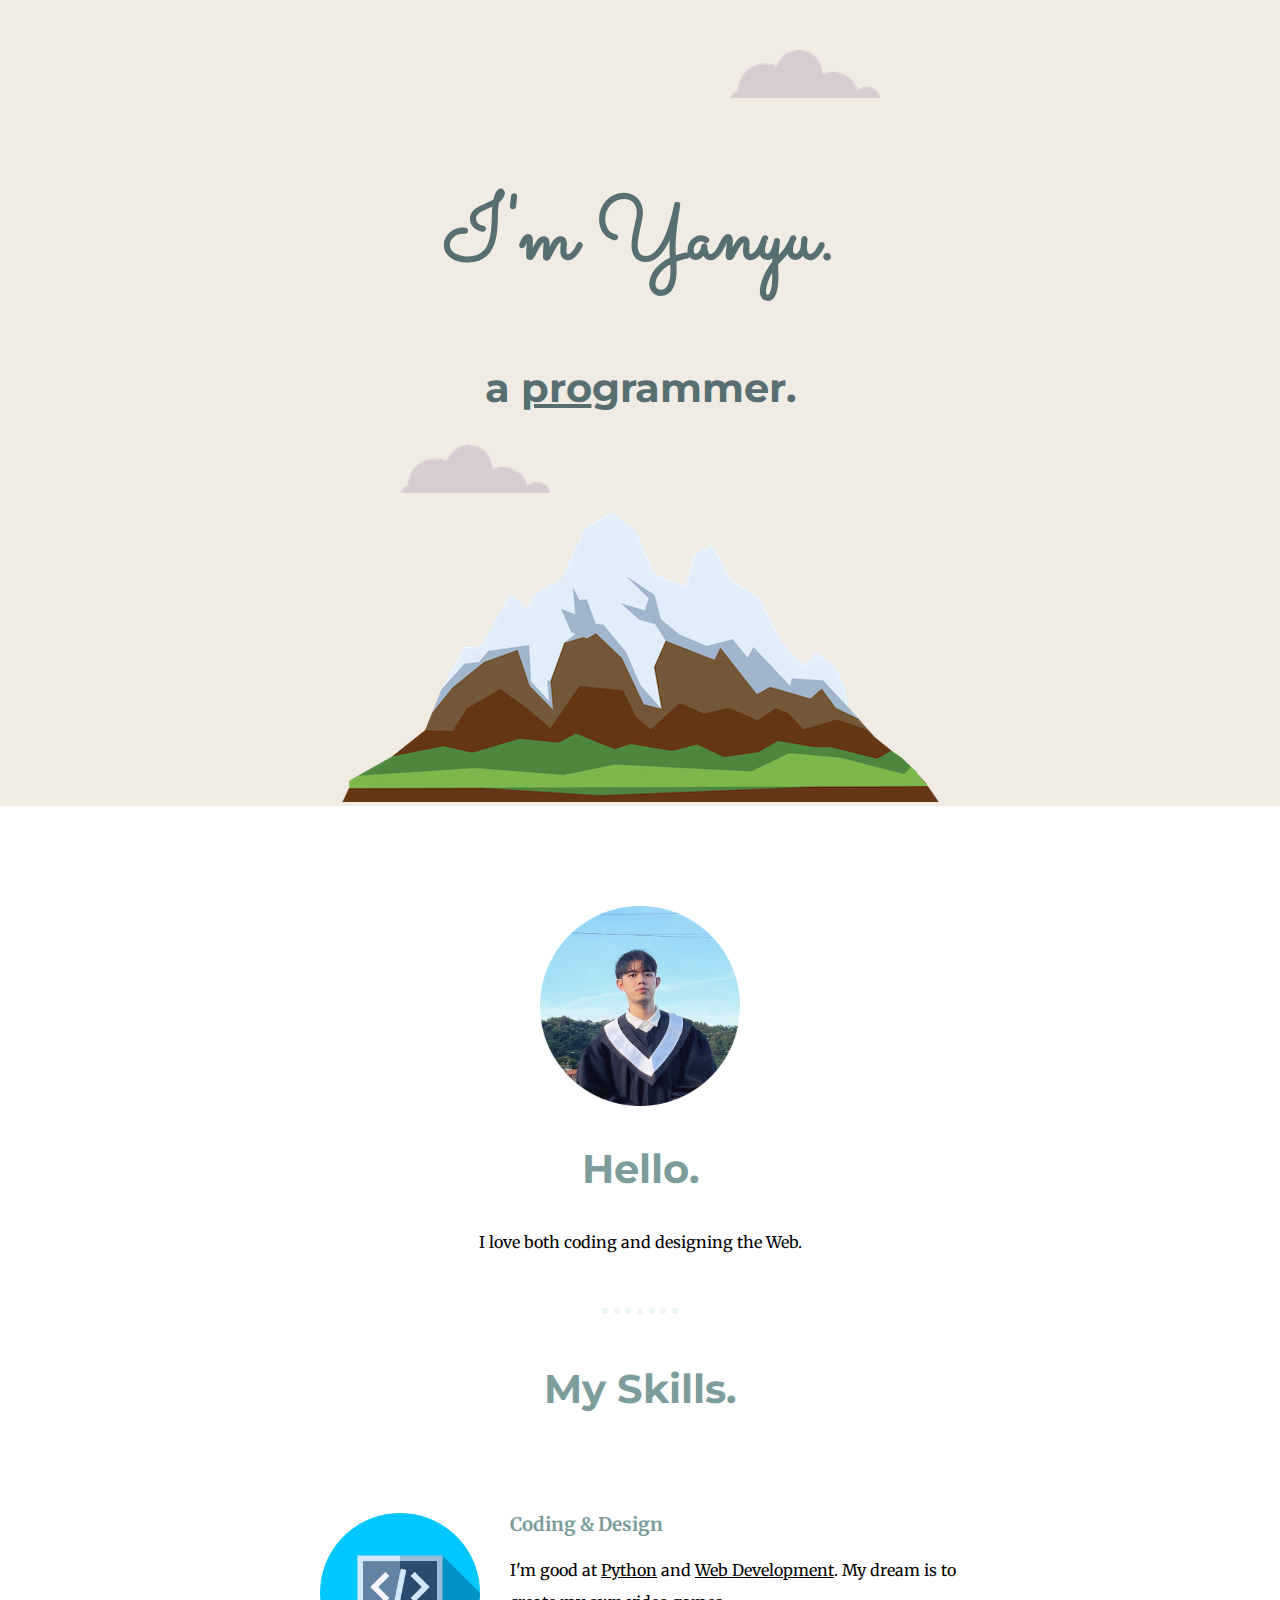
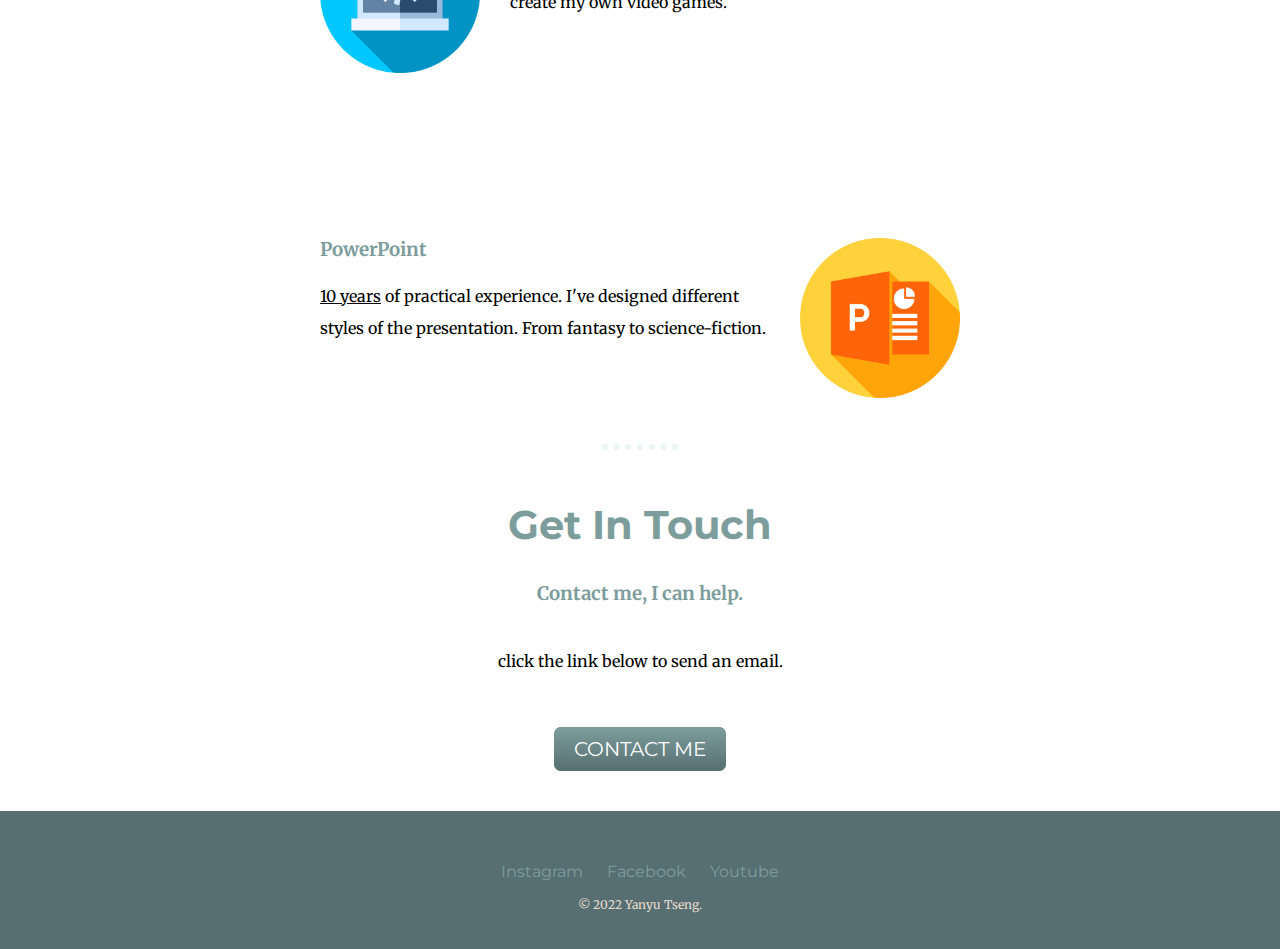
<file: index.html>
<!DOCTYPE html>
 <html lang="en" dir="ltr">
   <head>
     <meta charset="utf-8">
     <title>Yanyu Tseng</title>
     <link rel="stylesheet" href="css/styles.css">
     <link rel="icon" href="favicon-Y.ico">
     <link rel="preconnect" href="https://fonts.googleapis.com">
     <link rel="preconnect" href="https://fonts.gstatic.com" crossorigin>
     <link href="https://fonts.googleapis.com/css2?family=Merriweather&family=Montserrat&family=Sacramento&display=swap" rel="stylesheet">
   </head>
   <body>
     <div class="top-container">
       <img class="top-cloud"src="images/cloud.png" alt="cloud-img">
       <h1>I'm Yanyu.</h1>
       <h2 class="programmer">a <u>pro</u>grammer.</h2>
       <img class="bottom-cloud"src="images/cloud.png" alt="cloud-img">
       <img src="images/mountain.png" alt="mountain-img">
     </div>
       <div class="middle-container">
         <div class="profile">
           <img class="profile-photo"src="images/Me.png" alt="MyPhoto">
           <h2>Hello.</h2>
           <p>I love both coding and designing the Web.</p>
         </div>
         <hr>
         <div class="skills">
           <h2>My Skills.</h2>
           <div class="skill-row">
             <img class="Coding-img" src="images/programming.png" alt="Coding-img">
             <h3>Coding & Design</h3>
             <p>I'm good at <u>Python</u> and <u>Web Development</u>.  My dream is to create my own video games.</p>
           </div>
           <br>
           <div class="skill-row">
             <img class="PPT-img" src="images/PPT.png" alt="PPT-img">
             <h3>PowerPoint</h3>
             <p><u>10 years</u> of practical experience. I've designed different styles of the presentation. From fantasy to science-fiction.</p>
           </div>
         </div>
         <hr>
         <div class="contact-me">
           <h2>Get In Touch</h2>
           <h3>Contact me, I can help.</h3>
           <p class="before-contact">click the link below to send an email.</p>
           <a class="btn" href="mailto:jkf95338@gmail.com">CONTACT ME</a>
         </div>
       </div>


       <div class="bottom-container">
         <a class="footer-link" href="https://www.instagram.com/yanyu_0222/?hl=zh-tw">Instagram</a>
         <a class="footer-link" href="https://www.facebook.com/profile.php?id=100005337060233">Facebook</a>
         <a class="footer-link" href="https://www.youtube.com/channel/UCwKSpBrttc20Od8rSkuiW5Q">Youtube</a>
         <p class="copyright">© 2022 Yanyu Tseng.</p>
       </div>
   </body>
 </html>
</file>
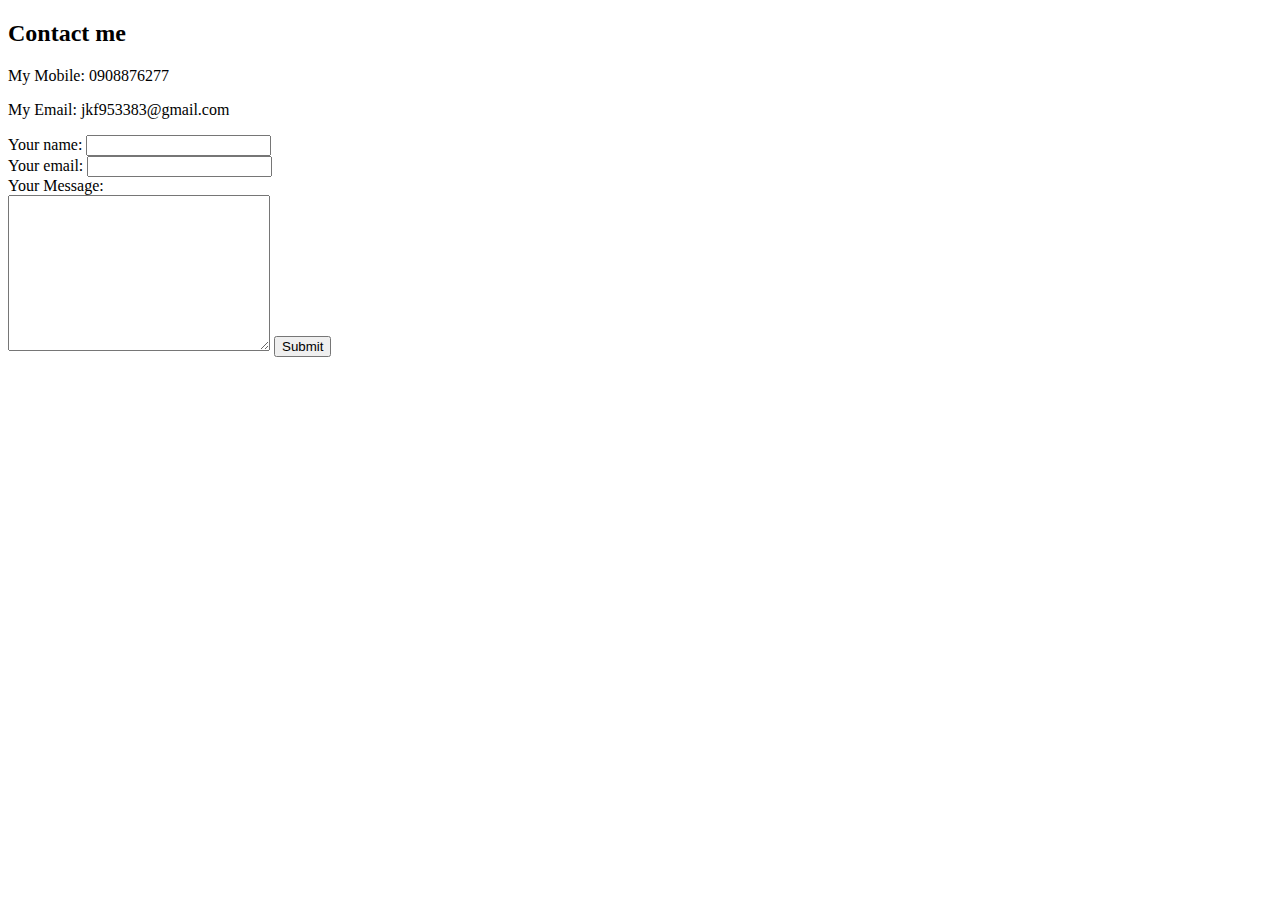
<file: contact.html>
<!DOCTYPE html>
<html lang="en" dir="ltr">
  <head>
    <meta charset="utf-8">
    <title>contact</title>
  </head>
  <body>
    <h2>Contact me</h2>
    <p>My Mobile: 0908876277</p>
    <p>My Email: jkf953383@gmail.com</p>

    <form action="mailto:jkf95338@gmail.com" method="post" enctype="text/plain">
      <label>Your name:</label>
      <input type="text" name="YourName" value=""><br>
      <label>Your email:</label>
      <input type="email" name="YourEmail" value=""><br>
      <label>Your Message:</label><br>
      <textarea name="YourMessage" rows="10" cols="30"></textarea>
      <input type="submit" name="">
    </form>
  </body>
</html>
</file>
<file: css/styles.css>
body{
  margin: 0;
  text-align: center;
  font-family: 'Merriweather', serif;
}

h1{
  font-size: 90px;
  margin: 50px auto 0 auto;
  font-family: 'Sacramento', cursive;
  font-size: 5.625rem;
  color: #576F72;
  line-height: 2;
}

.programmer{
  font-family: 'Montserrat', sans-serif;
  font-size: 2.5rem;
  color: #576F72;
}

hr{
  border: dotted #EAF6F6 6px;
  width: 5%;
  border-bottom: none;
  margin: 50px auto 50px auto;
}

h2{
  font-family: 'Montserrat', sans-serif;
  font-size: 2.5rem;
  font-weight: bold;
  color: #7D9D9C;
}

h3{
  color: #7D9D9C;
}

p{
  line-height: 2;
}

a{
  color: #7D9D9C;
}

a:hover{
  color: #F0EBE3;
}

.top-container{
  background-color: #F0EBE3;
  position: relative;
  padding-top: 100px;
}

.middle-container{
  margin-bottom: 50px;
}

.bottom-container{
  background-color: #576F72;
  padding: 50px 0 20px;
}

.bottom-cloud{
  position: absolute;
  left:400px;
}

.top-cloud{
  position: absolute;
  right: 400px;
  top: 50px;
}

.profile-photo{
  width: 200px;
  height: 200px;
  margin-top: 100px;
}

.Coding-img{
  width: 25%;
  float: left;
  margin-right: 30px;
}

.PPT-img{
  width: 25%;
  float: right;
  margin-left: 30px;
}

.skill-row{
  width: 50%;
  margin: 100px auto 100px;
  text-align: left;
}

.Coding-text{
  clear: left;
}

.PPT-text{
  clear: right;
}
.before-contact{
  width: 40%;
  margin: 40px auto 60px;
}
.btn {
  background: #7D9D9C;
  background-image: -webkit-linear-gradient(top, #7D9D9C, #576F72);
  background-image: -moz-linear-gradient(top, #7D9D9C, #576F72);
  background-image: -ms-linear-gradient(top, #7D9D9C, #576F72);
  background-image: -o-linear-gradient(top, #7D9D9C, #576F72);
  background-image: linear-gradient(to bottom, #7D9D9C, #576F72);
  -webkit-border-radius: 7;
  -moz-border-radius: 7;
  border-radius: 7px;
  font-family: 'Montserrat', sans-serif;
  color: #ffffff;
  font-size: 20px;
  padding: 10px 20px 10px 20px;
  text-decoration: none;
}

.btn:hover {
  background: #9db8b7;
  background-image: -webkit-linear-gradient(top, #9db8b7, #6d8385);
  background-image: -moz-linear-gradient(top, #9db8b7, #6d8385);
  background-image: -ms-linear-gradient(top, #9db8b7, #6d8385);
  background-image: -o-linear-gradient(top, #9db8b7, #6d8385);
  background-image: linear-gradient(to bottom, #9db8b7, #6d8385);
  text-decoration: none;
}

.footer-link{
  margin: 20px 10px;
  text-decoration: none;
  font-family: 'Montserrat', sans-serif;
}

.copyright{
  color: #E4DCCF;
  font-size: 0.75rem;
}
</file>
